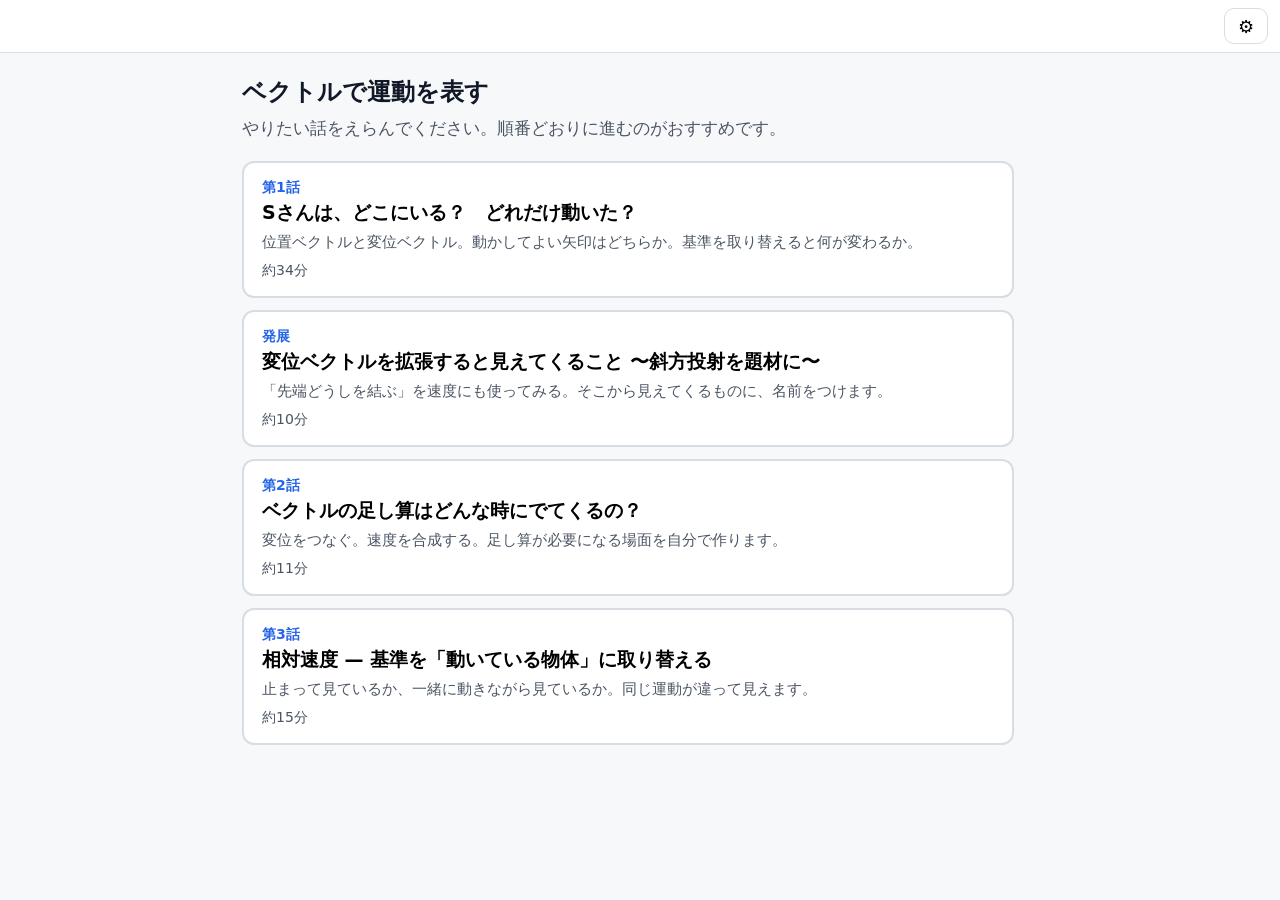
<file: index.html>
<!DOCTYPE html>
<html lang="ja">
<head>
<meta charset="utf-8">
<meta name="viewport" content="width=device-width, initial-scale=1, maximum-scale=1, viewport-fit=cover">
<title>ベクトルで運動を表す</title>
<link rel="stylesheet" href="css/style.css">
</head>
<body class="profile-tablet">

  <header id="topbar">
    <button id="homeBtn" type="button" aria-label="トップへもどる" title="トップへもどる">🏠</button>
    <div id="steps" class="steps"></div>
    <button id="settingsBtn" type="button" aria-label="設定">⚙</button>
  </header>

  <div id="app">
    <div id="scalebar"></div>

    <section id="stage">
      <div id="canvasHost"></div>
    </section>

    <div id="prompt" class="prompt"></div>

    <div id="readout" class="readout"></div>

    <aside id="side">
      <div id="feedback" class="feedback"></div>
      <div id="interact"></div>
      <div id="hintBox"></div>
    </aside>
  </div>

  <footer id="actionbar"></footer>
  <div id="modalRoot" style="display:none"></div>

  <noscript>このページを使うには JavaScript を有効にしてください。</noscript>
  <script type="module" src="js/main.js"></script>
</body>
</html>
</file>
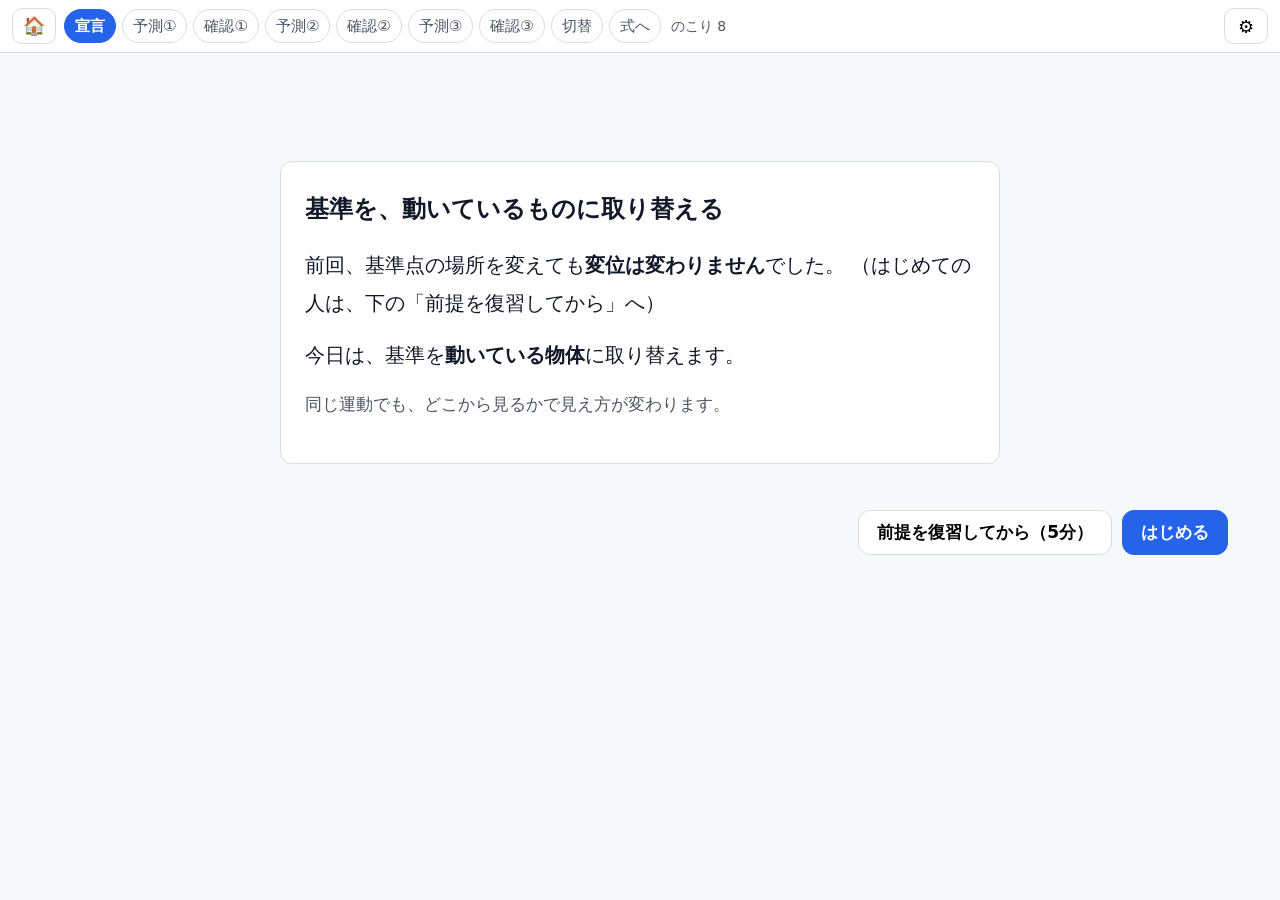
<file: relative.html>
<!DOCTYPE html>
<html lang="ja">
<head>
<meta charset="utf-8">
<meta name="viewport" content="width=device-width, initial-scale=1, maximum-scale=1, viewport-fit=cover">
<title>ベクトル作図ステップ学習｜相対速度</title>
<link rel="stylesheet" href="css/style.css">
<link rel="stylesheet" href="css/relative.css">
</head>
<body class="profile-tablet rel-app">

  <header id="topbar">
    <button id="homeBtn" type="button" aria-label="トップへもどる" title="トップへもどる">🏠</button>
    <div id="steps" class="steps"></div>
    <button id="settingsBtn" type="button" aria-label="設定">⚙</button>
  </header>

  <div id="app">
    <div id="scalebar"></div>

    <section id="stage">
      <div id="canvasHost"></div>
    </section>

    <div id="prompt" class="prompt"></div>

    <div id="readout" class="readout"></div>

    <aside id="side">
      <div id="feedback" class="feedback"></div>
      <div id="interact"></div>
      <div id="hintBox"></div>
    </aside>
  </div>

  <footer id="actionbar"></footer>
  <div id="modalRoot" style="display:none"></div>

  <noscript>このページを使うには JavaScript を有効にしてください。</noscript>
  <script type="module" src="js/relative/main.js"></script>
</body>
</html>
</file>
<file: css/style.css>
/* css/style.css
   端末プロファイル（body.profile-phone / body.profile-tablet）でレイアウトを切り替える。
   本文は16px以上。ホバー前提のUIは使わない。 */

:root{
  --fg:#111827;
  --muted:#4b5563;
  --line:#d7dde3;
  --bg:#f6f8fa;
  --card:#ffffff;
  --accent:#2563eb;
  --correct:#15803d;
  --wrong:#b91c1c;
  --lock:#b45309;
  --radius:12px;
  --tap:44px;
}

*{box-sizing:border-box;}
html,body{margin:0;padding:0;}
body{
  font-family:"Hiragino Kaku Gothic ProN","Yu Gothic","Noto Sans JP",system-ui,sans-serif;
  font-size:17px; line-height:1.6; color:var(--fg); background:var(--bg);
  -webkit-text-size-adjust:100%;
}
button{font-family:inherit;font-size:17px;}

/* ---------- 進捗バー ---------- */
#topbar{
  display:flex;align-items:center;gap:8px;
  padding:8px 12px;background:var(--card);border-bottom:1px solid var(--line);
  position:sticky;top:0;z-index:20;
}
.steps{display:flex;gap:6px;align-items:center;overflow-x:auto;flex:1;scrollbar-width:none;}
.steps::-webkit-scrollbar{display:none;}
.step-chip{
  flex:0 0 auto;padding:4px 10px;border-radius:999px;border:1px solid var(--line);
  background:#fff;color:var(--muted);font-size:15px;white-space:nowrap;
}
.step-chip.is-done{background:#e8f1ff;color:#1d4ed8;border-color:#bcd4ff;}
.step-chip.is-current{background:var(--accent);color:#fff;border-color:var(--accent);font-weight:700;}
/* タップで移動できるチップ（通過済み、または先生モード） */
button.step-chip{font:inherit;font-size:15px;line-height:1.4;}
.step-chip.is-jumpable{cursor:pointer;min-height:32px;padding:6px 12px;}
.step-chip.is-jumpable:hover{border-color:var(--accent);color:var(--accent);}
.step-chip.is-jumpable.is-done:hover{background:#d7e6ff;color:#1d4ed8;}
.step-chip.is-jumpable:active{transform:translateY(1px);}
.step-chip.is-jumpable:focus-visible{outline:3px solid var(--accent);outline-offset:2px;}
/* 先生モードで解放された「まだ通っていない」チップは、点線でそれと分かるように */
.step-chip.is-jumpable:not(.is-done):not(.is-current){border-style:dashed;}
body.profile-phone .step-chip.is-jumpable{min-height:var(--tap);padding:8px 14px;}
.step-rest{flex:0 0 auto;font-size:14px;color:var(--muted);padding-left:4px;}
#settingsBtn{
  flex:0 0 auto;min-width:var(--tap);min-height:36px;border:1px solid var(--line);
  border-radius:10px;background:#fff;cursor:pointer;font-size:18px;
}
body.is-compact #topbar{display:none;}

/* ---------- レイアウト ---------- */
#app{
  display:grid;gap:12px;padding:12px;max-width:1200px;margin:0 auto;
  grid-template-columns:minmax(0,1.15fr) minmax(300px,0.85fr);
  grid-template-areas:
    "scale  scale"
    "canvas prompt"
    "canvas readout"
    "canvas side";
  grid-template-rows:auto auto auto 1fr;
  align-items:start;
}
#scalebar{grid-area:scale;font-weight:700;color:var(--muted);background:var(--card);
  border:1px solid var(--line);border-radius:var(--radius);padding:6px 12px;}
#stage{grid-area:canvas;min-width:0;}
#prompt{grid-area:prompt;}
#readout{grid-area:readout;}
#side{grid-area:side;min-width:0;}

/* ---------- キャンバス ---------- */
#canvasHost{width:100%;}
.canvas-wrap{
  position:relative;width:100%;aspect-ratio:1/1;
  max-height:calc(100vh - 190px);max-width:100%;margin:0 auto;
  background:var(--card);border:1px solid var(--line);border-radius:var(--radius);overflow:hidden;
}
.grid-canvas{
  width:100%;height:100%;display:block;
  /* スマホの長押しメニュー（コピー・画像を保存・共有）と競合させない。
     touch-action と user-select だけでは iOS のコールアウトが出る。 */
  touch-action:none;
  user-select:none;-webkit-user-select:none;
  -webkit-touch-callout:none;
  -webkit-tap-highlight-color:transparent;
}
.canvas-wrap{-webkit-touch-callout:none;-webkit-user-select:none;user-select:none;}
.arrow.is-active{filter:drop-shadow(0 0 3px rgba(37,99,235,.6));}
.arrow.snap-back{transition:opacity .2s;opacity:.85;}
.lock-icon{transition:opacity .2s;}
.lock-icon.lock-flash{animation:lockflash .9s ease-out;}
@keyframes lockflash{
  0%{opacity:1;} 20%{opacity:.15;} 40%{opacity:1;} 60%{opacity:.15;} 100%{opacity:1;}
}
.magnifier{
  display:none;position:absolute;top:8px;right:8px;width:38%;aspect-ratio:1/1;
  background:#fff;border:2px solid var(--accent);border-radius:10px;overflow:hidden;z-index:5;
  box-shadow:0 2px 10px rgba(0,0,0,.15);
}
.magnifier svg{width:100%;height:100%;}

/* ---------- 問題文 ---------- */
.prompt{
  background:var(--card);border:1px solid var(--line);border-radius:var(--radius);
  padding:12px 14px;position:relative;
}
.prompt-badge{
  display:inline-block;font-size:14px;color:#fff;background:var(--accent);
  border-radius:999px;padding:1px 10px;margin-bottom:6px;
}
.prompt-body{font-size:18px;}

/* ---------- 数値表示 ---------- */
.readout{
  background:var(--card);border:1px solid var(--line);border-radius:var(--radius);padding:8px 12px;
}
.readout-row{display:flex;align-items:center;gap:10px;padding:4px 0;border-radius:8px;flex-wrap:wrap;}
.readout-label{color:var(--muted);font-size:15px;min-width:8em;}
.readout-value{font-size:19px;font-weight:700;font-variant-numeric:tabular-nums;}
.readout-badge{
  font-size:14px;background:#e8f1ff;color:#1d4ed8;border:1px solid #bcd4ff;
  border-radius:999px;padding:1px 8px;
}
.readout-row.is-flash{animation:valflash 1s ease-out;}
@keyframes valflash{
  0%{background:#fee2e2;color:var(--wrong);} 60%{background:#fee2e2;} 100%{background:transparent;}
}
.readout-row.is-flash .readout-value{animation:valcolor 1s ease-out;}
@keyframes valcolor{0%{color:#dc2626;}70%{color:#dc2626;}100%{color:var(--fg);}}

/* ---------- フィードバック・ヒント ---------- */
.feedback{
  border-radius:var(--radius);padding:10px 14px;margin-bottom:10px;font-size:17px;
  background:#eef2f6;border:1px solid var(--line);
}
.feedback p{margin:0;}
.feedback.is-correct{background:#e7f6ec;border-color:#a7d9b8;color:var(--correct);font-weight:700;}
.feedback.is-wrong{background:#fdecec;border-color:#f3bcbc;color:var(--wrong);}
.hint{display:flex;gap:8px;background:#fff8e1;border:1px solid #f0dca0;border-radius:var(--radius);padding:10px 14px;}
.hint b{color:#8a6d1a;flex:0 0 auto;}

/* ---------- 選択肢 ---------- */
.choice-question{font-size:18px;font-weight:700;margin:6px 0 10px;}
.choice-list{display:flex;flex-direction:column;gap:8px;}
.choice{
  display:flex;gap:10px;align-items:flex-start;text-align:left;
  min-height:var(--tap);padding:12px 14px;border:2px solid var(--line);border-radius:var(--radius);
  background:#fff;cursor:pointer;font-size:17px;line-height:1.5;
}
.choice-key{flex:0 0 auto;font-weight:700;color:var(--accent);}
.choice.is-correct{border-color:var(--correct);background:#e7f6ec;}
.choice.is-wrong{border-color:var(--wrong);background:#fdecec;}

/* ---------- スライダー・自由記述 ---------- */
.slider-wrap{background:var(--card);border:1px solid var(--line);border-radius:var(--radius);padding:10px 14px;}
.slider-label{font-size:18px;font-weight:700;margin-bottom:6px;}
.slider{width:100%;height:var(--tap);}
.slider::-webkit-slider-thumb{width:34px;height:34px;}
.free-text{
  width:100%;font-size:18px;padding:10px;border:1px solid var(--line);border-radius:var(--radius);
  font-family:inherit;line-height:1.6;
}

/* ---------- ボタン ---------- */
#actionbar{
  display:flex;gap:10px;flex-wrap:wrap;justify-content:flex-end;
  padding:10px 12px 14px;max-width:1200px;margin:0 auto;
}
.btn{
  min-height:var(--tap);padding:10px 18px;border-radius:var(--radius);
  border:1px solid var(--line);background:#fff;cursor:pointer;font-weight:700;
}
.btn-primary{background:var(--accent);border-color:var(--accent);color:#fff;}
.btn:disabled{opacity:.45;cursor:default;}

/* ---------- モーダル・トースト ---------- */
.modal-back{
  position:fixed;inset:0;background:rgba(15,23,42,.5);display:flex;align-items:center;
  justify-content:center;padding:16px;z-index:50;
}
.modal-card{
  background:#fff;border-radius:16px;padding:20px;max-width:560px;width:100%;max-height:86vh;overflow:auto;
}
.modal-card h2{margin:0 0 10px;font-size:20px;}
.modal-body{font-size:17px;}
.modal-actions{display:flex;gap:8px;flex-wrap:wrap;justify-content:flex-end;margin-top:16px;}
.toast{
  position:fixed;left:50%;bottom:80px;transform:translateX(-50%);
  background:rgba(17,24,39,.92);color:#fff;padding:10px 16px;border-radius:999px;z-index:60;
  transition:opacity .3s;font-size:16px;
}
.toast.is-out{opacity:0;}

/* ---------- スマホ（縦1カラム。ボタンは下部固定） ---------- */
body.profile-phone #app{
  grid-template-columns:1fr;
  grid-template-areas:
    "scale"
    "prompt"
    "canvas"
    "readout"
    "side";
  gap:8px;padding:8px 8px 96px;
}
body.profile-phone .canvas-wrap{max-height:none;}
body.profile-phone #scalebar{padding:4px 10px;font-size:15px;}
body.profile-phone .prompt{padding:8px 10px;}
body.profile-phone #actionbar{
  position:fixed;left:0;right:0;bottom:0;z-index:30;
  background:var(--card);border-top:1px solid var(--line);
  justify-content:space-between;padding:8px 10px calc(8px + env(safe-area-inset-bottom));
  max-width:none;
}
body.profile-phone .btn{flex:1 1 0;min-width:0;padding:10px 8px;}
body.profile-phone .toast{bottom:96px;}

/* 正解後に重ねて見せる矢印（④の変位＋速度、⑤の航跡） */
.arrow-reveal{animation:revealin .6s ease-out both;}
@keyframes revealin{from{opacity:0;} to{opacity:.85;}}

/* ---------- 図のパネル（両アプリ共通） ---------- */
.pane{
  background:var(--card);border:1px solid var(--line);border-radius:var(--radius);
  padding:8px;min-width:0;
}
.pane-label{
  display:inline-block;font-weight:700;font-size:16px;line-height:1.35;
  padding:3px 10px;border-radius:999px;margin-bottom:6px;
  background:#eef2f6;color:var(--muted);
}
.pane-ground   .pane-label{background:#eef2f6;color:var(--muted);}
.pane-observer .pane-label{background:#e8f1ff;color:#1d4ed8;border:1px solid #bcd4ff;}
.pane-canvas{width:100%;}
.pane .canvas-wrap{max-height:none;border:none;border-radius:8px;}
/* 光らせた矢印（図と式のタップ連動） */
.arrow.is-lit{filter:drop-shadow(0 0 4px rgba(224,185,60,.95));}

/* ---------- 図と式の並置（core/bridge.js。第1弾・第2弾で共通） ---------- */
.bridge{display:grid;grid-template-columns:1fr 1fr;gap:12px;align-items:start;}
.bridge > .bridge-fig{min-width:0;}
.bridge-formula{
  background:var(--card);border:1px solid var(--line);border-radius:var(--radius);
  padding:16px 14px;display:flex;flex-direction:column;gap:14px;
}
.formula-line{
  font-size:clamp(22px,4.4vw,30px);display:flex;flex-wrap:wrap;align-items:center;
  gap:6px;justify-content:center;font-variant-numeric:tabular-nums;
}
.term{
  padding:4px 10px;border-radius:10px;border:2px solid transparent;cursor:pointer;
  transition:background .15s,border-color .15s;
}
.term:focus-visible{outline:3px solid var(--accent);}
.term.is-lit{background:#fff3c4;border-color:#e0b93c;}
.term-legend{display:flex;flex-direction:column;gap:8px;font-size:16px;}
.term-legend button{
  text-align:left;border:2px solid var(--line);border-radius:10px;background:#fff;
  padding:10px 12px;min-height:var(--tap);cursor:pointer;font-size:16px;
}
.term-legend button.is-lit{background:#fff3c4;border-color:#e0b93c;}
.term-swatch{display:inline-block;width:22px;height:0;border-top-width:4px;border-top-style:solid;vertical-align:middle;margin-right:8px;}

.numeric{display:flex;gap:8px;align-items:center;flex-wrap:wrap;margin-top:6px;}
.numeric input[type="number"]{
  width:6em;font-size:22px;padding:8px 10px;border:2px solid var(--line);border-radius:10px;
  font-family:inherit;text-align:right;
}
.numeric .unit{font-size:18px;color:var(--muted);}
.dir-choice{display:flex;gap:8px;}
.dir-choice button{
  min-height:var(--tap);padding:8px 16px;border-radius:10px;border:2px solid var(--line);
  background:#fff;cursor:pointer;font-size:17px;font-weight:700;
}
.dir-choice button.is-on{background:var(--accent);border-color:var(--accent);color:#fff;}

.logbox{
  white-space:pre-wrap;background:#f3f5f8;border:1px solid var(--line);border-radius:10px;
  padding:10px 12px;font-size:15px;max-height:220px;overflow:auto;margin-top:10px;
}

/* 図と式は、スマホでは上下に */
body.profile-phone .bridge{grid-template-columns:1fr;}
.bridge-fig .canvas-wrap{max-width:520px;margin:0 auto;}
.q-note{font-size:15px;font-weight:400;color:var(--muted);}
/* 図の高さは、狭い画面では抑える（記号の文字とのバランスを保つ） */
body.profile-phone .bridge-fig .canvas-wrap{max-height:max(180px, calc(100vh - 520px));}
@supports (height:100dvh){
  body.profile-phone .bridge-fig .canvas-wrap{max-height:max(180px, calc(100dvh - 520px));}
}
.bridge-rule{
  margin:0;padding:10px 12px;border-radius:10px;font-size:16px;line-height:1.6;
  background:#fff8e1;border:1px solid #f0dca0;
}
.sym-note{
  margin-top:10px;padding:10px 12px;border-radius:10px;
  background:#f3f5f8;border:1px solid var(--line);font-size:16px;
}

/* ベクトル記号の上矢印（→AB の形） */
.vec{display:inline-block;position:relative;padding-top:.18em;}
.vec::before{
  content:"";position:absolute;left:0;right:.14em;top:.06em;
  border-top:2px solid currentColor;
}
.vec::after{
  content:"";position:absolute;right:0;top:-.02em;
  border-left:.36em solid currentColor;
  border-top:.16em solid transparent;border-bottom:.16em solid transparent;
}

/* 図と式を横に並べるステップでは1カラムにする（第1弾の⑥） */
body.layout-bridge #app{
  grid-template-columns:minmax(0,1fr);
  grid-template-areas:
    "scale"
    "prompt"
    "canvas"
    "readout"
    "side";
  max-width:1100px;
}

/* 成分の入力（向きボタン＋大きさ）。スマホの数字キーボードにマイナスが無いため、
   符号は打たせず向きを選ばせる。 */
.axis-label{font-weight:700;color:var(--muted);min-width:2.6em;font-size:16px;}
.numeric + .numeric{margin-top:8px;}
body.profile-phone .numeric{gap:6px;}
body.profile-phone .numeric input[type="number"]{width:4.5em;font-size:19px;}
body.profile-phone .dir-choice button{padding:8px 12px;font-size:16px;}

/* ---------- トップページ（話の選択） ---------- */
body.is-home #topbar{justify-content:flex-end;}
body.is-home #app{grid-template-columns:1fr;grid-template-areas:"side";max-width:820px;}
body.is-home #side{grid-area:side;}
body.is-home #actionbar{display:none;}
.home-head h1{font-size:24px;margin:8px 0 4px;}
.home-head p{margin:0 0 18px;color:var(--muted);}
.home-list{display:flex;flex-direction:column;gap:12px;}
.home-card{
  display:grid;gap:2px;text-align:left;width:100%;
  padding:16px 18px;border:2px solid var(--line);border-radius:var(--radius);
  background:var(--card);cursor:pointer;font-size:17px;
}
.home-card:hover{border-color:var(--accent);}
.home-card.is-done{border-color:#a7d9b8;background:#f4fbf6;}
.home-label{font-size:14px;color:var(--accent);font-weight:700;}
.home-title{font-size:19px;font-weight:700;line-height:1.4;}
.home-lead{color:var(--muted);font-size:15px;line-height:1.5;margin-top:4px;}
.home-meta{font-size:14px;color:var(--muted);margin-top:6px;}
body.profile-phone .home-card{padding:14px;}
body.profile-phone #app.is-home{padding-bottom:16px;}

/* 短文の答え（発展の「漢字三文字」など） */
.free-text.short-answer{font-size:22px;text-align:center;letter-spacing:.15em;resize:none;}

/* 分数（v = Δr／Δt を割り算ではなく分数で見せる） */
.frac{
  display:inline-flex;flex-direction:column;align-items:center;
  vertical-align:middle;margin:0 .25em;line-height:1.25;
}
.frac .num{border-bottom:2px solid currentColor;padding:0 .35em .1em;}
.frac .den{padding:.1em .35em 0;}
.eq{font-size:1.15em;display:inline-flex;align-items:center;gap:.15em;}

/* ⑥：図のすぐ下に問題と入力を置く（図と問題文を離さない） */
.bridge-quiz{
  margin-top:12px;padding:12px 14px;
  background:var(--card);border:2px solid var(--accent);border-radius:var(--radius);
}
.bridge-quiz .choice-question{margin:0 0 10px;}
.bridge-log{
  margin-top:10px;padding:8px 12px;font-size:16px;
  background:#f2f6fb;border:1px solid #d3e0f0;border-radius:10px;
}
.bridge-log b{color:#1d4ed8;}
.bridge-log div{padding:2px 0;}

/* 予想（採点しない）で選んだ選択肢 */
.choice.is-picked{border-color:var(--accent);background:#eef4ff;}

/* トップへもどるボタン（進捗バーの左端に常設） */
#homeBtn{
  flex:0 0 auto;min-width:var(--tap);min-height:36px;border:1px solid var(--line);
  border-radius:10px;background:#fff;cursor:pointer;font-size:18px;line-height:1;
}
body.is-home #homeBtn{display:none;}

/* スマホでは、モーダルのボタンを縦に積む（設定メニューが横並びで破綻していた） */
body.profile-phone .modal-actions{flex-direction:column;align-items:stretch;gap:8px;}
body.profile-phone .modal-actions .btn{width:100%;}
body.profile-phone .modal-card{padding:16px;max-height:88vh;}
body.profile-phone .modal-card h2{font-size:18px;}

/* 設定メニュー：見出しで区切って読めるようにする */
.settings-group{margin:14px 0 6px;font-size:14px;font-weight:700;color:var(--muted);}
.settings-now{font-size:15px;color:var(--muted);margin:2px 0 0;}

/* ---------- 物理量の記号は斜体（ISO 80000-2 / 教科書の慣習） ----------
   本文の .vec と、図の中の記号（.sym-main）を斜体セリフに。
   Δ や添字（bef・aft・駅）は説明的な文字なので立体のまま。 */
.vec, .sym-main, .sym{
  font-family:"Times New Roman","Hiragino Mincho ProN","Yu Mincho",serif;
  font-style:italic;
}
/* .sym … 矢印のつかないスカラー量（t, Δt の t など）。斜体セリフだが上に矢印を描かない。 */
.vec{padding-right:.06em;}
.sym-sub{font-style:normal;}
sub{font-style:normal;}
</file>
<file: css/relative.css>
/* css/relative.css
   第2弾（相対速度）だけの追加スタイル。
   色・ボタン・フィードバック・選択肢は css/style.css の共通定義をそのまま使う。
   ここで足すのは「二画面」と「式の並置」のレイアウトだけ。 */

/* ---------- レイアウト：キャンバスが横長なので1カラムにする ---------- */
body.rel-app #app{
  grid-template-columns:minmax(0,1fr);
  grid-template-areas:
    "scale"
    "prompt"
    "canvas"
    "readout"
    "side";
  grid-template-rows:auto auto auto auto auto;
  max-width:1100px;
}
body.rel-app #readout:empty,
body.rel-app #side:empty{display:none;}

/* ---------- 二画面 ---------- */
.pane-grid{
  display:grid;gap:10px;grid-template-columns:1fr 1fr;align-items:start;
}
.pane-grid.is-single{grid-template-columns:1fr;max-width:820px;margin:0 auto;}

/* 再生コントロールの上に置く小さな道具立て */
.pane-tools{
  display:flex;gap:10px;align-items:center;flex-wrap:wrap;
  margin-bottom:8px;
}
.toggle{
  display:inline-flex;align-items:center;gap:8px;min-height:var(--tap);
  padding:6px 12px;border:1px solid var(--line);border-radius:999px;background:#fff;
  cursor:pointer;font-size:16px;
}
.toggle input{width:20px;height:20px;}
.timebar{
  flex:1 1 160px;min-width:120px;height:8px;background:#e5e9ee;border-radius:999px;overflow:hidden;
}
.timebar > i{display:block;height:100%;width:0;background:var(--accent);border-radius:999px;}

/* ---------- シーン0：宣言 ---------- */
.declare{
  background:var(--card);border:1px solid var(--line);border-radius:var(--radius);
  padding:28px 24px;max-width:720px;margin:8vh auto 0;text-align:left;
}
.declare h1{font-size:24px;margin:0 0 18px;}
.declare p{font-size:20px;line-height:1.9;margin:0 0 14px;}
.declare .lead-note{color:var(--muted);font-size:17px;}
body.profile-phone .declare{margin-top:4vh;padding:20px 16px;}
body.profile-phone .declare p{font-size:18px;}

/* ---------- シーン3：基準の切替ボタン ---------- */
.frame-switch{display:flex;gap:8px;flex-wrap:wrap;align-items:center;}
.frame-switch .label{font-weight:700;color:var(--muted);font-size:16px;margin-right:2px;}
.frame-btn{
  min-height:var(--tap);padding:8px 18px;border-radius:999px;border:2px solid var(--line);
  background:#fff;cursor:pointer;font-weight:700;font-size:17px;
}
.frame-btn.is-on{background:var(--accent);border-color:var(--accent);color:#fff;}

/* ---------- スマホ：二画面は必ず上下。両方が同時に見えること ---------- */
body.profile-phone.rel-app #app{padding:8px 8px 92px;gap:8px;}
body.profile-phone .pane-grid{grid-template-columns:1fr;gap:8px;}
body.profile-phone .pane{padding:6px;}
body.profile-phone .pane-label{font-size:15px;padding:2px 8px;margin-bottom:4px;}
/* 1画面あたりの高さが足りないときは、方眼の見える範囲を狭めて収める。
   ★スマホでは2画面が同時にスクロールなしで見えることが最優先。
   ヘッダ・問題文・下部固定ボタンぶん（約470px）を引いた残りを2等分する。 */
body.profile-phone .pane-grid .pane .canvas-wrap{max-height:max(120px, calc((100vh - 470px) / 2));}
/* 1画面だけのシーン（予測・切替）は、もっと大きく取ってよい */
body.profile-phone .pane-grid.is-single .pane .canvas-wrap{max-height:max(200px, calc(100vh - 430px));}
@supports (height:100dvh){
  body.profile-phone .pane-grid .pane .canvas-wrap{max-height:max(120px, calc((100dvh - 470px) / 2));}
  body.profile-phone .pane-grid.is-single .pane .canvas-wrap{max-height:max(200px, calc(100dvh - 430px));}
}
body.profile-phone .declare h1{font-size:21px;}

/* 横持ちで高さが足りないとき */
body.is-compact .pane .canvas-wrap{max-height:38vh;}

/* ---------- スマホでの詰め（二画面を確実に1画面に収める） ---------- */
body.profile-phone.rel-app #scalebar{font-size:13px;padding:3px 8px;line-height:1.4;}
body.profile-phone.rel-app .prompt{padding:6px 10px;}
body.profile-phone.rel-app .prompt-body{font-size:16px;}
body.profile-phone .pane-tools{flex-wrap:nowrap;margin-bottom:6px;gap:8px;}
body.profile-phone .toggle{font-size:14px;padding:4px 10px;min-height:36px;gap:6px;}
body.profile-phone .toggle input{width:18px;height:18px;}
body.profile-phone.rel-app .feedback{font-size:15px;padding:8px 10px;}
body.profile-phone.rel-app .readout-label{min-width:6em;font-size:14px;}
body.profile-phone.rel-app .readout-value{font-size:17px;}
.q-note{font-size:15px;font-weight:400;color:var(--muted);}
</file>
